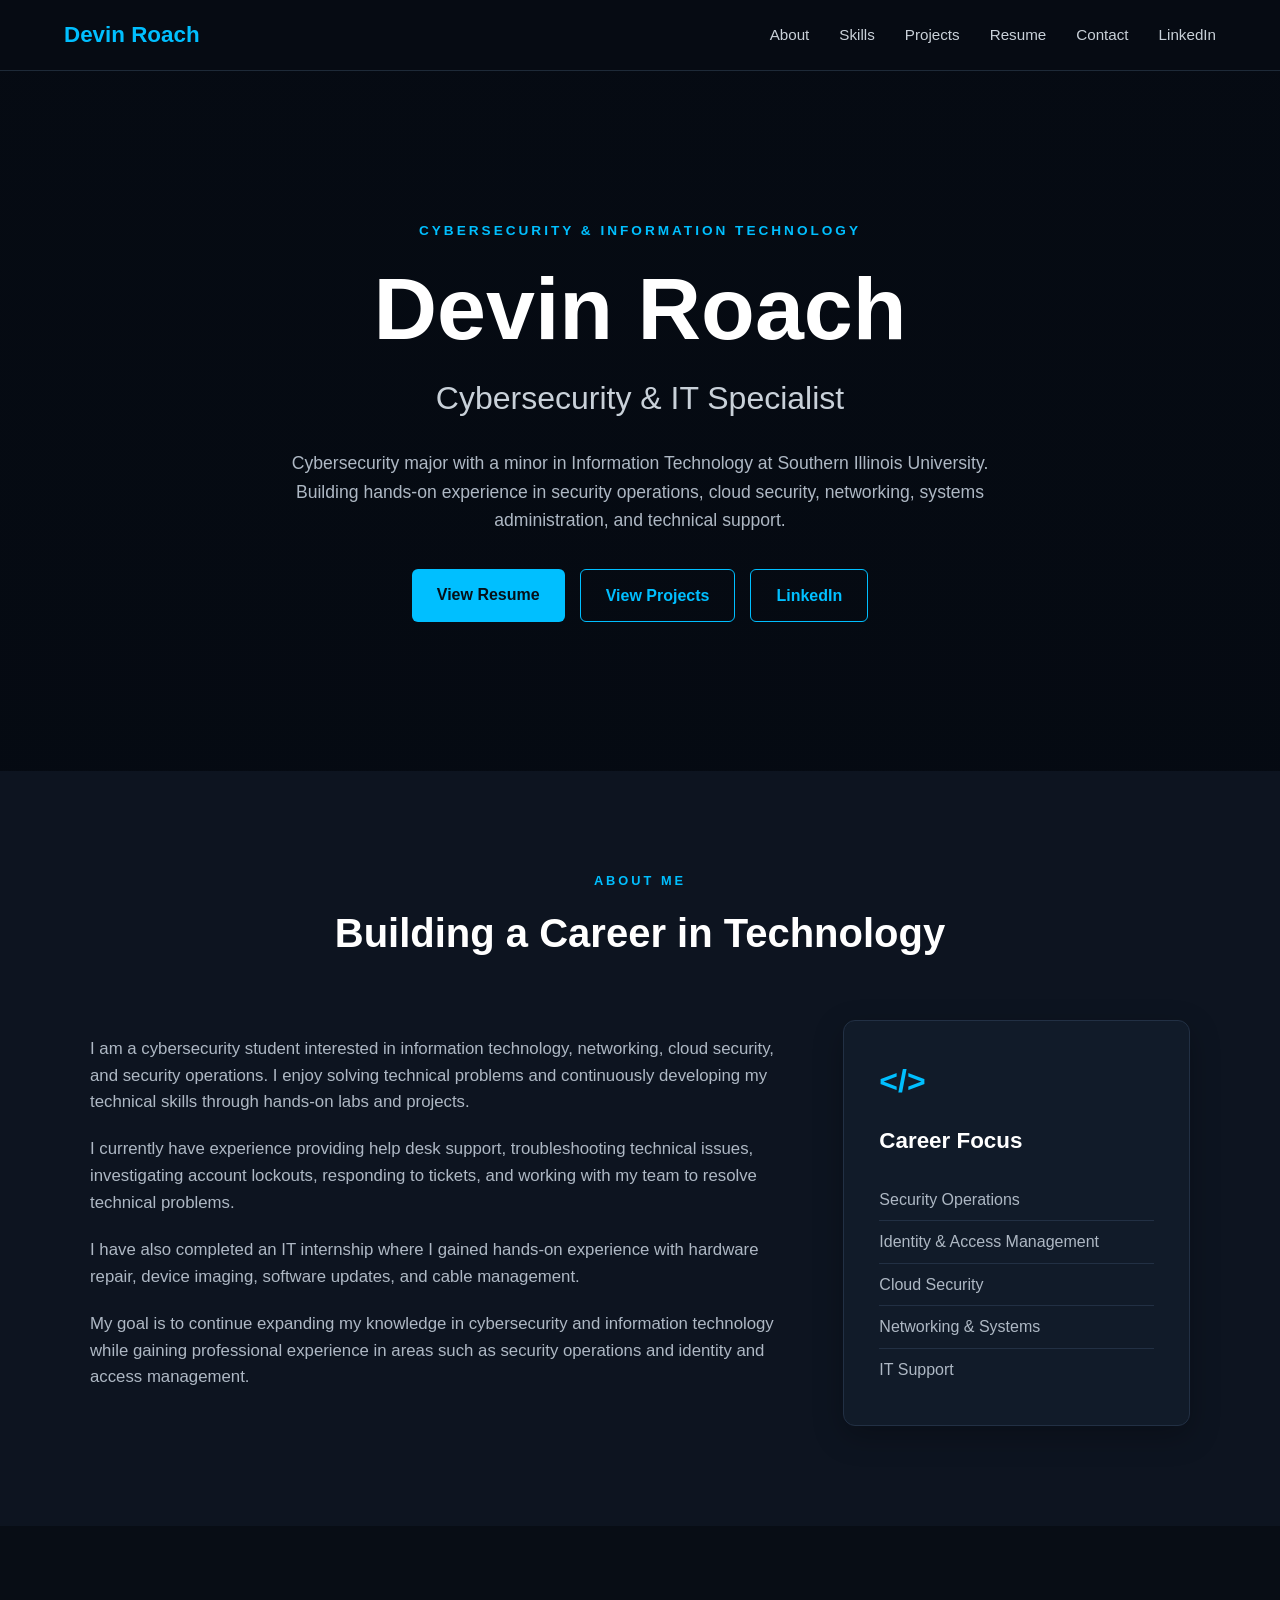
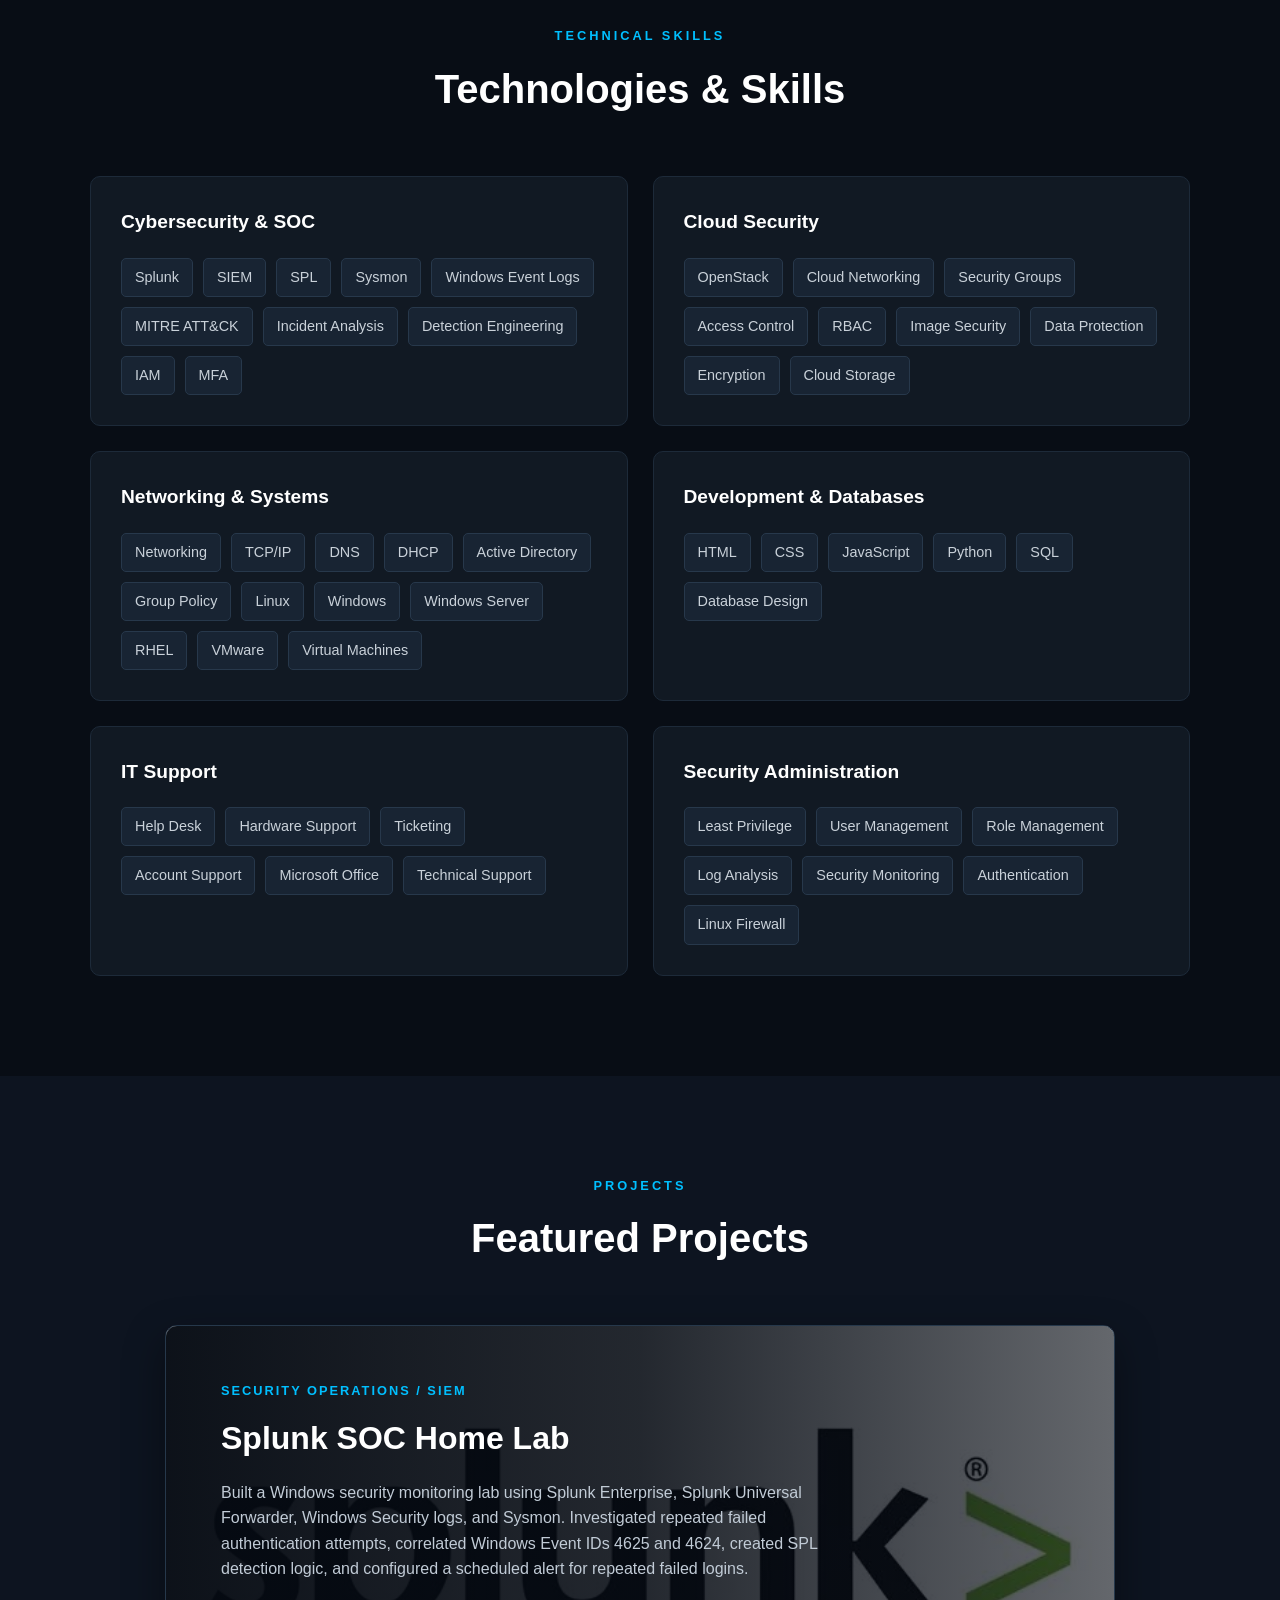
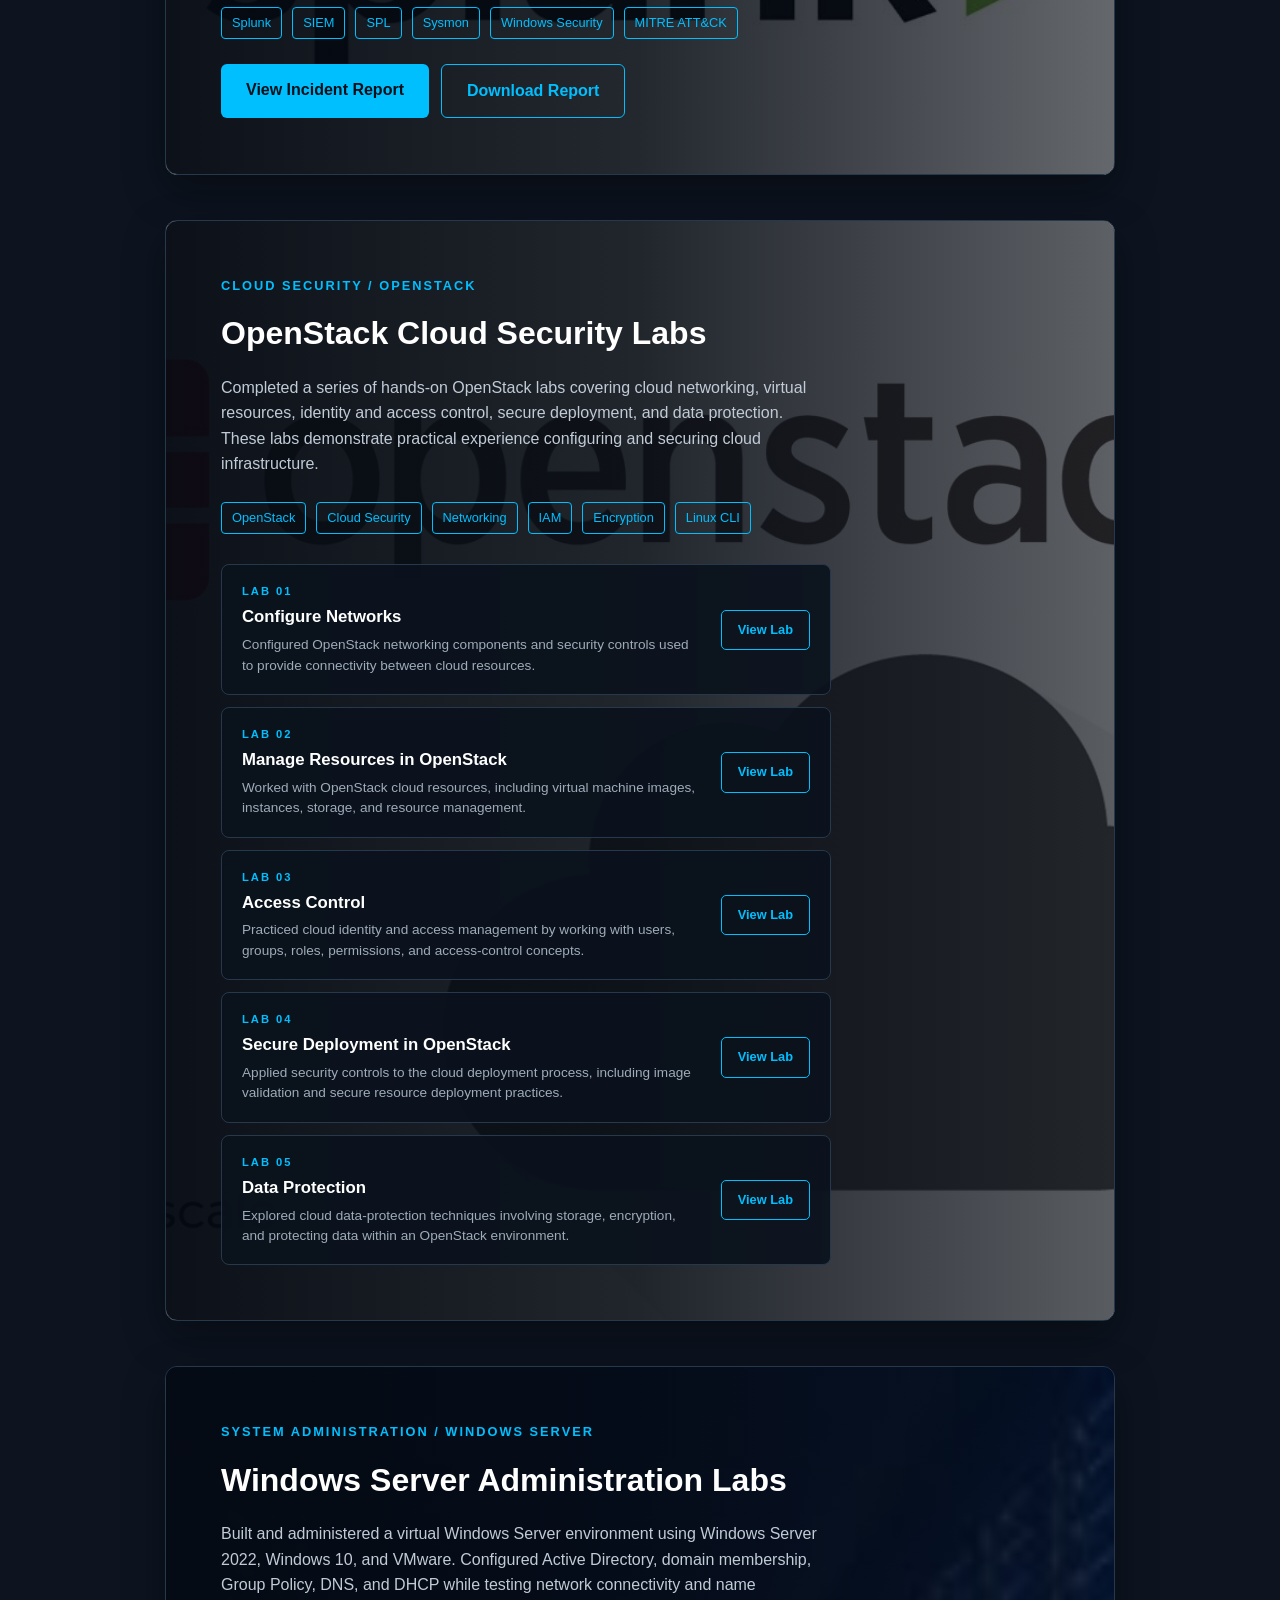
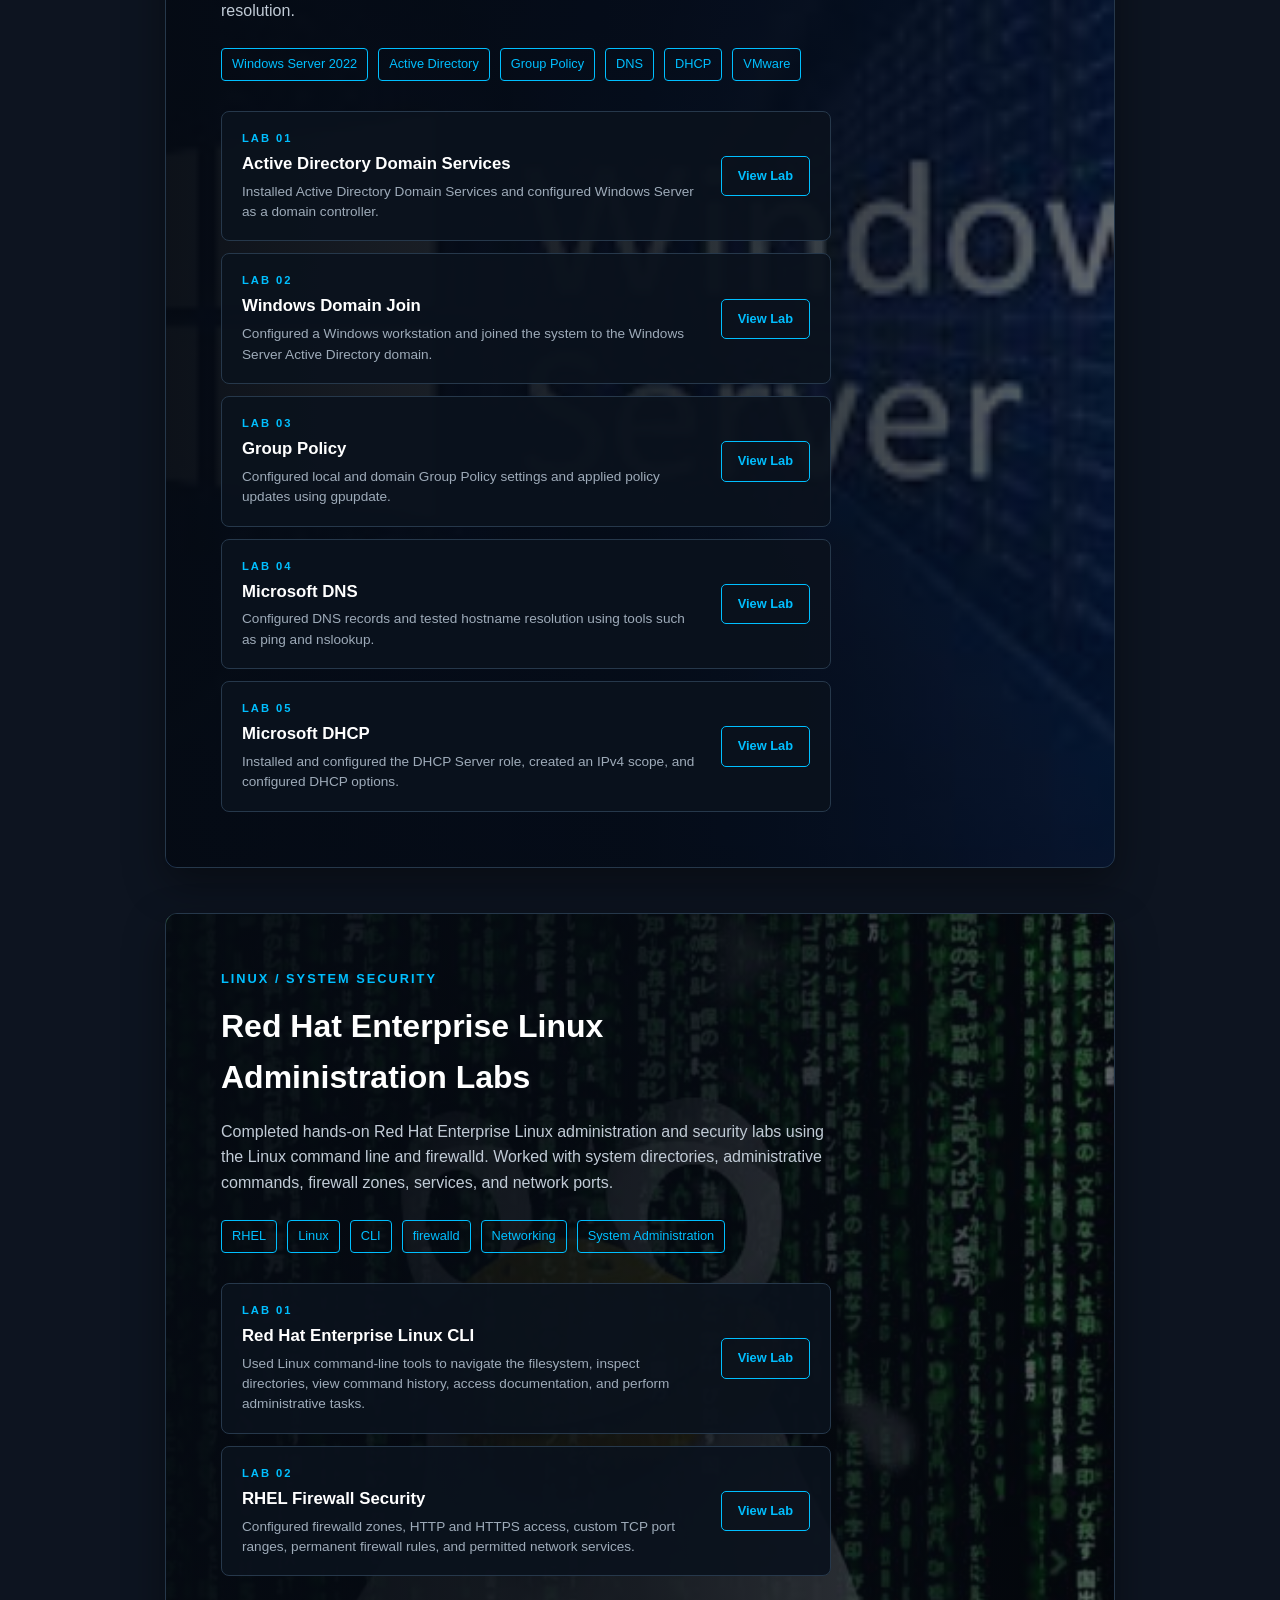
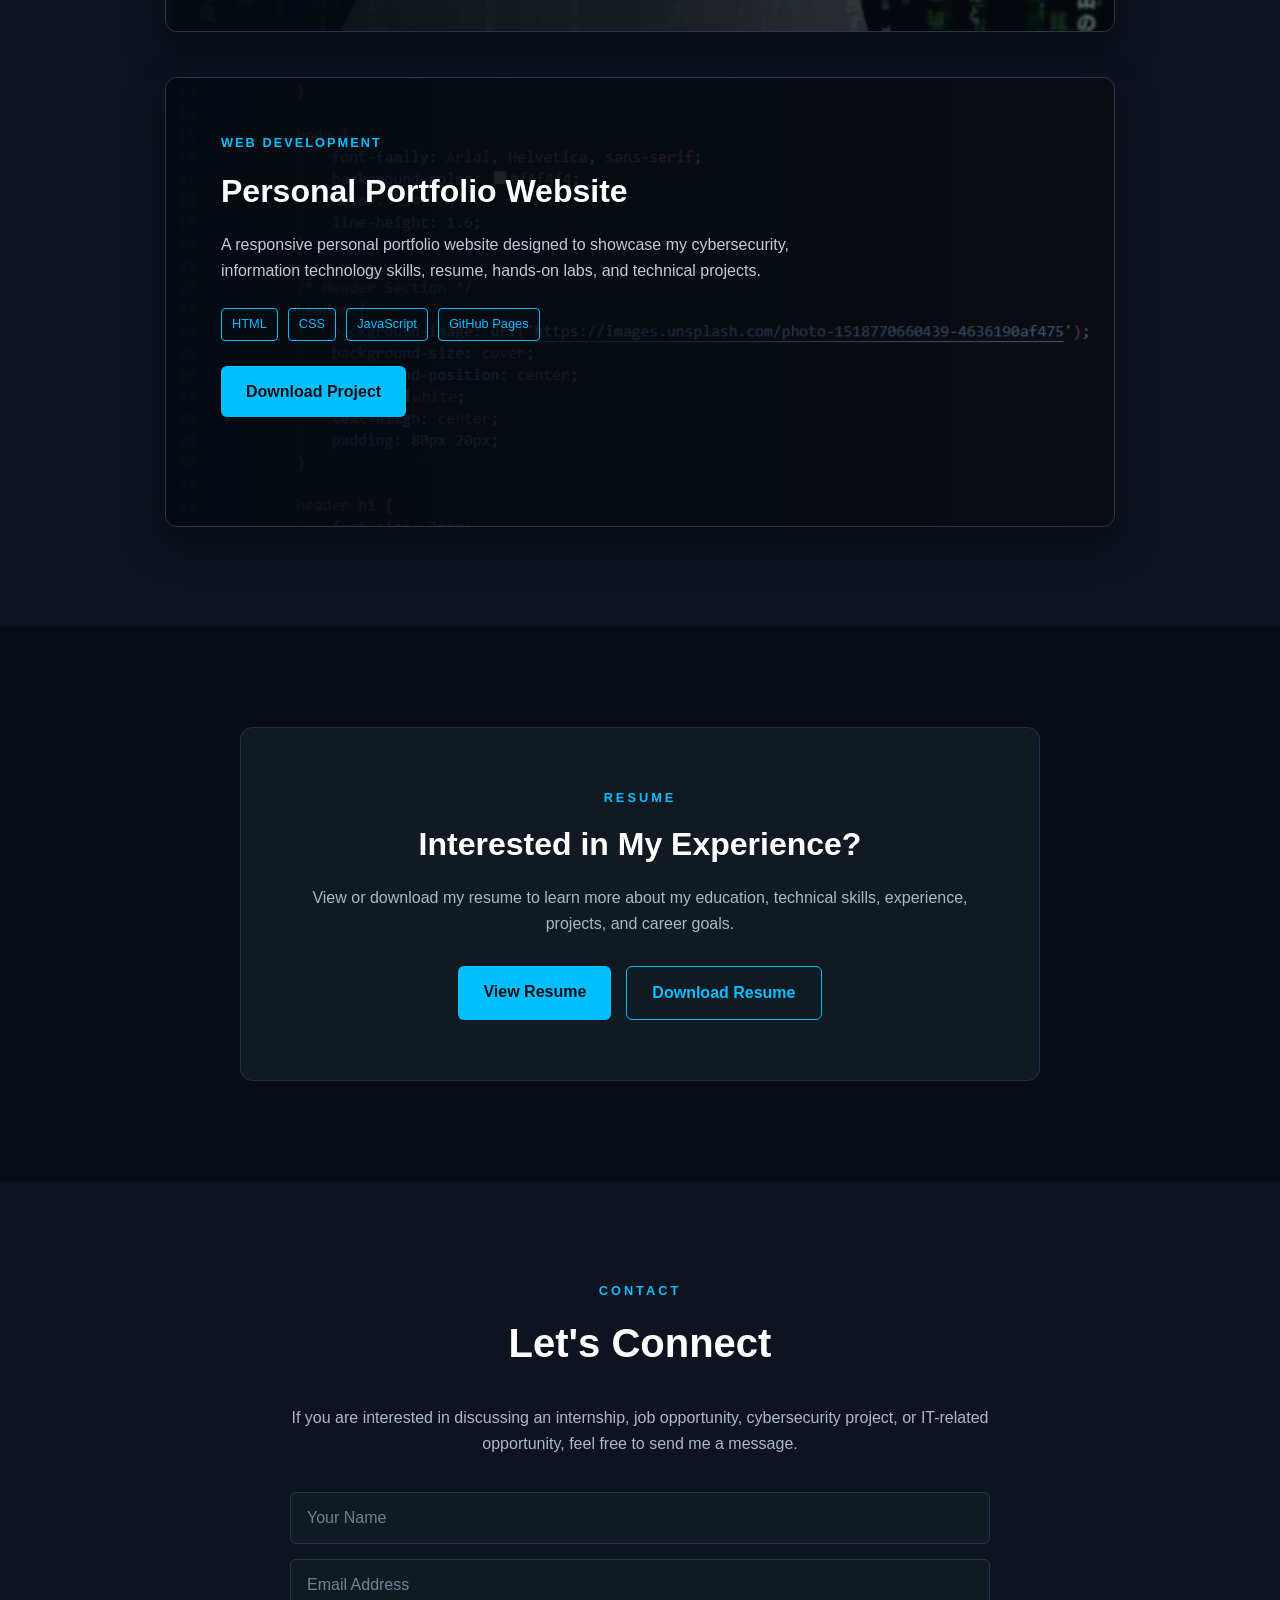
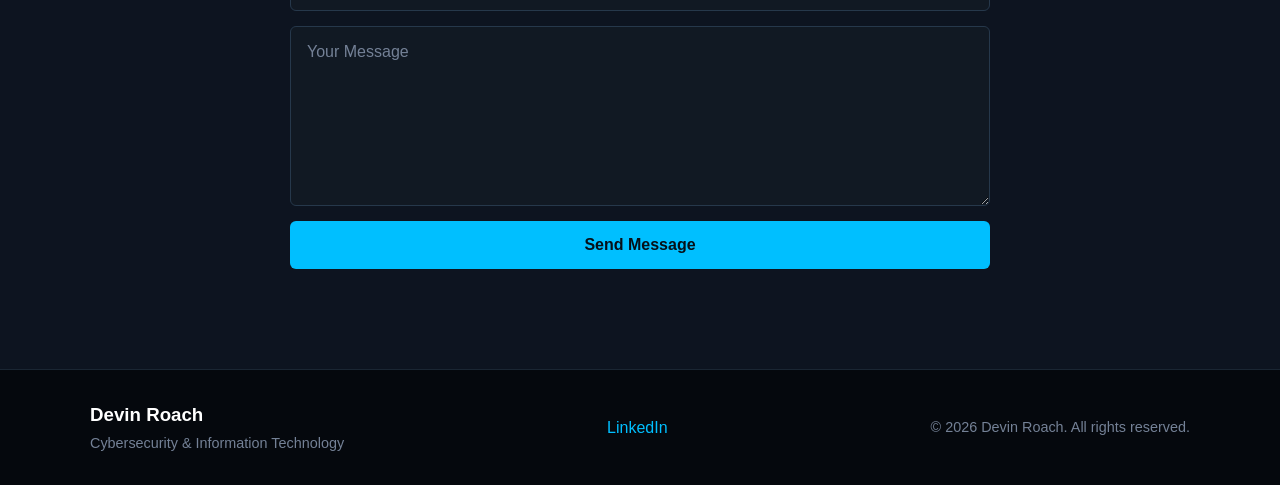
<file: index.html>
<!DOCTYPE html>
<html lang="en">

<head>
    <meta charset="UTF-8">
    <meta name="viewport" content="width=device-width, initial-scale=1.0">

    <title>Devin Roach | Cybersecurity & IT Portfolio</title>

    <meta
        name="description"
        content="Devin Roach's cybersecurity and information technology portfolio.">

    <link rel="stylesheet" href="style.css">

    <script>
        function displayYear() {
            document.getElementById("year").textContent =
                new Date().getFullYear();
        }
    </script>
</head>

<body onload="displayYear()">

    <!-- =========================
         NAVIGATION
    ========================== -->

    <nav class="navbar">
        <div class="nav-container">

            <a href="#home" class="logo">
                Devin Roach
            </a>

            <div class="nav-links">
                <a href="#about">About</a>
                <a href="#skills-section">Skills</a>
                <a href="#project-section">Projects</a>
                <a href="#resume">Resume</a>
                <a href="#contact">Contact</a>

                <a
                    href="https://www.linkedin.com/in/devin-roach-7a7ba5419/"
                    target="_blank"
                    rel="noopener noreferrer">
                    LinkedIn
                </a>
            </div>

        </div>
    </nav>


    <!-- =========================
         HERO
    ========================== -->

    <header id="home" class="hero">

        <div class="hero-overlay"></div>

        <div class="hero-content">

            <p class="hero-label">
                CYBERSECURITY & INFORMATION TECHNOLOGY
            </p>

            <h1>Devin Roach</h1>

            <h2>Cybersecurity & IT Specialist</h2>

            <p class="hero-description">
                Cybersecurity major with a minor in Information Technology
                at Southern Illinois University. Building hands-on experience
                in security operations, cloud security, networking, systems
                administration, and technical support.
            </p>

            <div class="hero-buttons">

                <a href="#resume" class="primary-button">
                    View Resume
                </a>

                <a href="#project-section" class="secondary-button">
                    View Projects
                </a>

                <a
                    href="https://www.linkedin.com/in/devin-roach-7a7ba5419/"
                    target="_blank"
                    rel="noopener noreferrer"
                    class="secondary-button">
                    LinkedIn
                </a>

            </div>

        </div>

    </header>


    <!-- =========================
         ABOUT
    ========================== -->

    <section id="about">

        <div class="container">

            <p class="section-label">
                ABOUT ME
            </p>

            <h2 class="section-title">
                Building a Career in Technology
            </h2>

            <div class="about-grid">

                <div class="about-text">

                    <p>
                        I am a cybersecurity student interested in
                        information technology, networking, cloud security,
                        and security operations. I enjoy solving technical
                        problems and continuously developing my technical
                        skills through hands-on labs and projects.
                    </p>

                    <p>
                        I currently have experience providing help desk
                        support, troubleshooting technical issues,
                        investigating account lockouts, responding to
                        tickets, and working with my team to resolve
                        technical problems.
                    </p>

                    <p>
                        I have also completed an IT internship where I gained
                        hands-on experience with hardware repair, device
                        imaging, software updates, and cable management.
                    </p>

                    <p>
                        My goal is to continue expanding my knowledge in
                        cybersecurity and information technology while
                        gaining professional experience in areas such as
                        security operations and identity and access
                        management.
                    </p>

                </div>


                <div class="about-card">

                    <div class="about-card-icon">
                        &lt;/&gt;
                    </div>

                    <h3>Career Focus</h3>

                    <p>Security Operations</p>
                    <p>Identity & Access Management</p>
                    <p>Cloud Security</p>
                    <p>Networking & Systems</p>
                    <p>IT Support</p>

                </div>

            </div>

        </div>

    </section>


    <!-- =========================
         SKILLS
    ========================== -->

    <section id="skills-section">

        <div class="container">

            <p class="section-label">
                TECHNICAL SKILLS
            </p>

            <h2 class="section-title">
                Technologies & Skills
            </h2>

            <div class="skills-grid">

                <!-- Cybersecurity -->

                <div class="skill-category">

                    <h3>Cybersecurity & SOC</h3>

                    <div class="skill-list">
                        <span>Splunk</span>
                        <span>SIEM</span>
                        <span>SPL</span>
                        <span>Sysmon</span>
                        <span>Windows Event Logs</span>
                        <span>MITRE ATT&CK</span>
                        <span>Incident Analysis</span>
                        <span>Detection Engineering</span>
                        <span>IAM</span>
                        <span>MFA</span>
                    </div>

                </div>


                <!-- Cloud -->

                <div class="skill-category">

                    <h3>Cloud Security</h3>

                    <div class="skill-list">
                        <span>OpenStack</span>
                        <span>Cloud Networking</span>
                        <span>Security Groups</span>
                        <span>Access Control</span>
                        <span>RBAC</span>
                        <span>Image Security</span>
                        <span>Data Protection</span>
                        <span>Encryption</span>
                        <span>Cloud Storage</span>
                    </div>

                </div>


                <!-- Networking -->

                <div class="skill-category">

                    <h3>Networking & Systems</h3>

                    <div class="skill-list">
                        <span>Networking</span>
                        <span>TCP/IP</span>
                        <span>DNS</span>
                        <span>DHCP</span>
                        <span>Active Directory</span>
                        <span>Group Policy</span>
                        <span>Linux</span>
                        <span>Windows</span>
                        <span>Windows Server</span>
                        <span>RHEL</span>
                        <span>VMware</span>
                        <span>Virtual Machines</span>
                    </div>

                </div>


                <!-- Development -->

                <div class="skill-category">

                    <h3>Development & Databases</h3>

                    <div class="skill-list">
                        <span>HTML</span>
                        <span>CSS</span>
                        <span>JavaScript</span>
                        <span>Python</span>
                        <span>SQL</span>
                        <span>Database Design</span>
                    </div>

                </div>


                <!-- IT Support -->

                <div class="skill-category">

                    <h3>IT Support</h3>

                    <div class="skill-list">
                        <span>Help Desk</span>
                        <span>Hardware Support</span>
                        <span>Ticketing</span>
                        <span>Account Support</span>
                        <span>Microsoft Office</span>
                        <span>Technical Support</span>
                    </div>

                </div>


                <!-- Security Administration -->

                <div class="skill-category">

                    <h3>Security Administration</h3>

                    <div class="skill-list">
                        <span>Least Privilege</span>
                        <span>User Management</span>
                        <span>Role Management</span>
                        <span>Log Analysis</span>
                        <span>Security Monitoring</span>
                        <span>Authentication</span>
                        <span>Linux Firewall</span>
                    </div>

                </div>

            </div>

        </div>

    </section>


    <!-- =========================
         PROJECTS
    ========================== -->

    <section id="project-section">

        <div class="container">

            <p class="section-label">
                PROJECTS
            </p>

            <h2 class="section-title">
                Featured Projects
            </h2>

            <div id="projects">


                <!-- =========================
                     SPLUNK SOC PROJECT
                ========================== -->

                <div class="project soc-project">

                    <div class="project-overlay"></div>

                    <div class="project-content">

                        <p class="project-label">
                            SECURITY OPERATIONS / SIEM
                        </p>

                        <h3>Splunk SOC Home Lab</h3>

                        <p>
                            Built a Windows security monitoring lab using
                            Splunk Enterprise, Splunk Universal Forwarder,
                            Windows Security logs, and Sysmon. Investigated
                            repeated failed authentication attempts,
                            correlated Windows Event IDs 4625 and 4624,
                            created SPL detection logic, and configured a
                            scheduled alert for repeated failed logins.
                        </p>

                        <div class="project-tags">
                            <span>Splunk</span>
                            <span>SIEM</span>
                            <span>SPL</span>
                            <span>Sysmon</span>
                            <span>Windows Security</span>
                            <span>MITRE ATT&CK</span>
                        </div>

                        <div class="project-buttons">

                            <a
                                href="Projects/SOC-01_Splunk_Failed_Login_Incident_Report.pdf"
                                target="_blank"
                                rel="noopener noreferrer"
                                class="primary-button">
                                View Incident Report
                            </a>

                            <a
                                href="Projects/SOC-01_Splunk_Failed_Login_Incident_Report.pdf"
                                download
                                class="secondary-button">
                                Download Report
                            </a>

                        </div>

                    </div>

                </div>


                <!-- =========================
                     OPENSTACK LABS
                ========================== -->

                <div class="project cloud-project">

                    <div class="project-overlay"></div>

                    <div class="project-content">

                        <p class="project-label">
                            CLOUD SECURITY / OPENSTACK
                        </p>

                        <h3>OpenStack Cloud Security Labs</h3>

                        <p>
                            Completed a series of hands-on OpenStack labs
                            covering cloud networking, virtual resources,
                            identity and access control, secure deployment,
                            and data protection. These labs demonstrate
                            practical experience configuring and securing
                            cloud infrastructure.
                        </p>

                        <div class="project-tags">
                            <span>OpenStack</span>
                            <span>Cloud Security</span>
                            <span>Networking</span>
                            <span>IAM</span>
                            <span>Encryption</span>
                            <span>Linux CLI</span>
                        </div>


                        <div class="lab-list">

                            <div class="lab-item">
                                <div class="lab-info">
                                    <span class="lab-number">LAB 01</span>
                                    <h4>Configure Networks</h4>
                                    <p>
                                        Configured OpenStack networking
                                        components and security controls used
                                        to provide connectivity between cloud
                                        resources.
                                    </p>
                                </div>

                                <a
                                    href="Projects/Cloud-Security-Labs/Configure Networks - Devin Roach.pdf"
                                    target="_blank"
                                    rel="noopener noreferrer"
                                    class="lab-button">
                                    View Lab
                                </a>
                            </div>


                            <div class="lab-item">
                                <div class="lab-info">
                                    <span class="lab-number">LAB 02</span>
                                    <h4>Manage Resources in OpenStack</h4>
                                    <p>
                                        Worked with OpenStack cloud resources,
                                        including virtual machine images,
                                        instances, storage, and resource
                                        management.
                                    </p>
                                </div>

                                <a
                                    href="Projects/Cloud-Security-Labs/Manage Resources in OpenStack - Devin Roach.pdf"
                                    target="_blank"
                                    rel="noopener noreferrer"
                                    class="lab-button">
                                    View Lab
                                </a>
                            </div>


                            <div class="lab-item">
                                <div class="lab-info">
                                    <span class="lab-number">LAB 03</span>
                                    <h4>Access Control</h4>
                                    <p>
                                        Practiced cloud identity and access
                                        management by working with users,
                                        groups, roles, permissions, and
                                        access-control concepts.
                                    </p>
                                </div>

                                <a
                                    href="Projects/Cloud-Security-Labs/Access Control - Devin Roach.pdf"
                                    target="_blank"
                                    rel="noopener noreferrer"
                                    class="lab-button">
                                    View Lab
                                </a>
                            </div>


                            <div class="lab-item">
                                <div class="lab-info">
                                    <span class="lab-number">LAB 04</span>
                                    <h4>Secure Deployment in OpenStack</h4>
                                    <p>
                                        Applied security controls to the
                                        cloud deployment process, including
                                        image validation and secure resource
                                        deployment practices.
                                    </p>
                                </div>

                                <a
                                    href="Projects/Cloud-Security-Labs/Secure Deployment in OpenStack - Devin Roach.pdf"
                                    target="_blank"
                                    rel="noopener noreferrer"
                                    class="lab-button">
                                    View Lab
                                </a>
                            </div>


                            <div class="lab-item">
                                <div class="lab-info">
                                    <span class="lab-number">LAB 05</span>
                                    <h4>Data Protection</h4>
                                    <p>
                                        Explored cloud data-protection
                                        techniques involving storage,
                                        encryption, and protecting data
                                        within an OpenStack environment.
                                    </p>
                                </div>

                                <a
                                    href="Projects/Cloud-Security-Labs/Data Protection - Devin Roach.pdf"
                                    target="_blank"
                                    rel="noopener noreferrer"
                                    class="lab-button">
                                    View Lab
                                </a>
                            </div>

                        </div>

                    </div>

                </div>


                <!-- =========================
                     WINDOWS SERVER LABS
                ========================== -->

                <div class="project windows-project">

                    <div class="project-overlay"></div>

                    <div class="project-content">

                        <p class="project-label">
                            SYSTEM ADMINISTRATION / WINDOWS SERVER
                        </p>

                        <h3>Windows Server Administration Labs</h3>

                        <p>
                            Built and administered a virtual Windows Server
                            environment using Windows Server 2022, Windows 10,
                            and VMware. Configured Active Directory, domain
                            membership, Group Policy, DNS, and DHCP while
                            testing network connectivity and name resolution.
                        </p>

                        <div class="project-tags">
                            <span>Windows Server 2022</span>
                            <span>Active Directory</span>
                            <span>Group Policy</span>
                            <span>DNS</span>
                            <span>DHCP</span>
                            <span>VMware</span>
                        </div>


                        <div class="lab-list">

                            <!-- Windows Lab 01 -->

                            <div class="lab-item">

                                <div class="lab-info">
                                    <span class="lab-number">
                                        LAB 01
                                    </span>

                                    <h4>
                                        Active Directory Domain Services
                                    </h4>

                                    <p>
                                        Installed Active Directory Domain
                                        Services and configured Windows Server
                                        as a domain controller.
                                    </p>
                                </div>

                                <a
                                    href="Projects/Windows-Server-Labs/Active-Directory-Lab.pdf"
                                    target="_blank"
                                    rel="noopener noreferrer"
                                    class="lab-button">
                                    View Lab
                                </a>

                            </div>


                            <!-- Windows Lab 02 -->

                            <div class="lab-item">

                                <div class="lab-info">
                                    <span class="lab-number">
                                        LAB 02
                                    </span>

                                    <h4>
                                        Windows Domain Join
                                    </h4>

                                    <p>
                                        Configured a Windows workstation and
                                        joined the system to the Windows
                                        Server Active Directory domain.
                                    </p>
                                </div>

                                <a
                                    href="Projects/Windows-Server-Labs/Domain-Join-Lab.pdf"
                                    target="_blank"
                                    rel="noopener noreferrer"
                                    class="lab-button">
                                    View Lab
                                </a>

                            </div>


                            <!-- Windows Lab 03 -->

                            <div class="lab-item">

                                <div class="lab-info">
                                    <span class="lab-number">
                                        LAB 03
                                    </span>

                                    <h4>
                                        Group Policy
                                    </h4>

                                    <p>
                                        Configured local and domain Group
                                        Policy settings and applied policy
                                        updates using gpupdate.
                                    </p>
                                </div>

                                <a
                                    href="Projects/Windows-Server-Labs/Group-Policy-Lab.pdf"
                                    target="_blank"
                                    rel="noopener noreferrer"
                                    class="lab-button">
                                    View Lab
                                </a>

                            </div>


                            <!-- Windows Lab 04 -->

                            <div class="lab-item">

                                <div class="lab-info">
                                    <span class="lab-number">
                                        LAB 04
                                    </span>

                                    <h4>
                                        Microsoft DNS
                                    </h4>

                                    <p>
                                        Configured DNS records and tested
                                        hostname resolution using tools such
                                        as ping and nslookup.
                                    </p>
                                </div>

                                <a
                                    href="Projects/Windows-Server-Labs/Microsoft-DNS-Lab.pdf"
                                    target="_blank"
                                    rel="noopener noreferrer"
                                    class="lab-button">
                                    View Lab
                                </a>

                            </div>


                            <!-- Windows Lab 05 -->

                            <div class="lab-item">

                                <div class="lab-info">
                                    <span class="lab-number">
                                        LAB 05
                                    </span>

                                    <h4>
                                        Microsoft DHCP
                                    </h4>

                                    <p>
                                        Installed and configured the DHCP
                                        Server role, created an IPv4 scope,
                                        and configured DHCP options.
                                    </p>
                                </div>

                                <a
                                    href="Projects/Windows-Server-Labs/Microsoft-DHCP-Lab.pdf"
                                    target="_blank"
                                    rel="noopener noreferrer"
                                    class="lab-button">
                                    View Lab
                                </a>

                            </div>

                        </div>

                    </div>

                </div>


                <!-- =========================
                     RED HAT LINUX LABS
                ========================== -->

                <div class="project linux-project">

                    <div class="project-overlay"></div>

                    <div class="project-content">

                        <p class="project-label">
                            LINUX / SYSTEM SECURITY
                        </p>

                        <h3>
                            Red Hat Enterprise Linux Administration Labs
                        </h3>

                        <p>
                            Completed hands-on Red Hat Enterprise Linux
                            administration and security labs using the Linux
                            command line and firewalld. Worked with system
                            directories, administrative commands, firewall
                            zones, services, and network ports.
                        </p>

                        <div class="project-tags">
                            <span>RHEL</span>
                            <span>Linux</span>
                            <span>CLI</span>
                            <span>firewalld</span>
                            <span>Networking</span>
                            <span>System Administration</span>
                        </div>


                        <div class="lab-list">

                            <!-- Linux Lab 01 -->

                            <div class="lab-item">

                                <div class="lab-info">

                                    <span class="lab-number">
                                        LAB 01
                                    </span>

                                    <h4>
                                        Red Hat Enterprise Linux CLI
                                    </h4>

                                    <p>
                                        Used Linux command-line tools to
                                        navigate the filesystem, inspect
                                        directories, view command history,
                                        access documentation, and perform
                                        administrative tasks.
                                    </p>

                                </div>

                                <a
                                    href="Projects/Linux-Labs/RHEL-CLI-Lab.pdf"
                                    target="_blank"
                                    rel="noopener noreferrer"
                                    class="lab-button">
                                    View Lab
                                </a>

                            </div>


                            <!-- Linux Lab 02 -->

                            <div class="lab-item">

                                <div class="lab-info">

                                    <span class="lab-number">
                                        LAB 02
                                    </span>

                                    <h4>
                                        RHEL Firewall Security
                                    </h4>

                                    <p>
                                        Configured firewalld zones, HTTP and
                                        HTTPS access, custom TCP port ranges,
                                        permanent firewall rules, and
                                        permitted network services.
                                    </p>

                                </div>

                                <a
                                    href="Projects/Linux-Labs/RHEL-Security-Lab.pdf"
                                    target="_blank"
                                    rel="noopener noreferrer"
                                    class="lab-button">
                                    View Lab
                                </a>

                            </div>

                        </div>

                    </div>

                </div>


                <!-- =========================
                     PORTFOLIO WEBSITE
                ========================== -->

                <div class="project portfolio-project">

                    <div class="project-overlay"></div>

                    <div class="project-content">

                        <p class="project-label">
                            WEB DEVELOPMENT
                        </p>

                        <h3>
                            Personal Portfolio Website
                        </h3>

                        <p>
                            A responsive personal portfolio website
                            designed to showcase my cybersecurity,
                            information technology skills, resume,
                            hands-on labs, and technical projects.
                        </p>

                        <div class="project-tags">
                            <span>HTML</span>
                            <span>CSS</span>
                            <span>JavaScript</span>
                            <span>GitHub Pages</span>
                        </div>

                        <div class="project-buttons">

                            <a
                                href="Projects/Portfolio.zip"
                                download
                                class="primary-button">
                                Download Project
                            </a>

                        </div>

                    </div>

                </div>


            </div>

        </div>

    </section>


    <!-- =========================
         RESUME
    ========================== -->

    <section id="resume">

        <div class="container">

            <div class="resume-card">

                <p class="section-label">
                    RESUME
                </p>

                <h2>
                    Interested in My Experience?
                </h2>

                <p>
                    View or download my resume to learn more about
                    my education, technical skills, experience,
                    projects, and career goals.
                </p>

                <div class="resume-buttons">

                    <a
                        href="Resume.png"
                        target="_blank"
                        class="primary-button">
                        View Resume
                    </a>

                    <a
                        href="Resume.pdf"
                        download
                        class="secondary-button">
                        Download Resume
                    </a>

                </div>

            </div>

        </div>

    </section>


    <!-- =========================
         CONTACT
    ========================== -->

    <section id="contact">

        <div class="container">

            <p class="section-label">
                CONTACT
            </p>

            <h2 class="section-title">
                Let's Connect
            </h2>

            <p class="contact-description">
                If you are interested in discussing an internship,
                job opportunity, cybersecurity project, or
                IT-related opportunity, feel free to send me a message.
            </p>

            <form
                class="contact-form"
                action="https://formspree.io/f/xgaepdkg"
                method="POST">

                <input
                    type="text"
                    name="name"
                    placeholder="Your Name"
                    required>

                <input
                    type="email"
                    name="email"
                    placeholder="Email Address"
                    required>

                <textarea
                    name="message"
                    placeholder="Your Message"
                    required></textarea>

                <button type="submit">
                    Send Message
                </button>

            </form>

        </div>

    </section>


    <!-- =========================
         FOOTER
    ========================== -->

    <footer>

        <div class="footer-content">

            <div>
                <h3>Devin Roach</h3>

                <p>
                    Cybersecurity & Information Technology
                </p>
            </div>


            <div class="footer-links">

                <a
                    href="https://www.linkedin.com/in/devin-roach-7a7ba5419/"
                    target="_blank"
                    rel="noopener noreferrer">
                    LinkedIn
                </a>

            </div>


            <p class="copyright">
                &copy; <span id="year"></span>
                Devin Roach. All rights reserved.
            </p>

        </div>

    </footer>

</body>
</html>
</file>
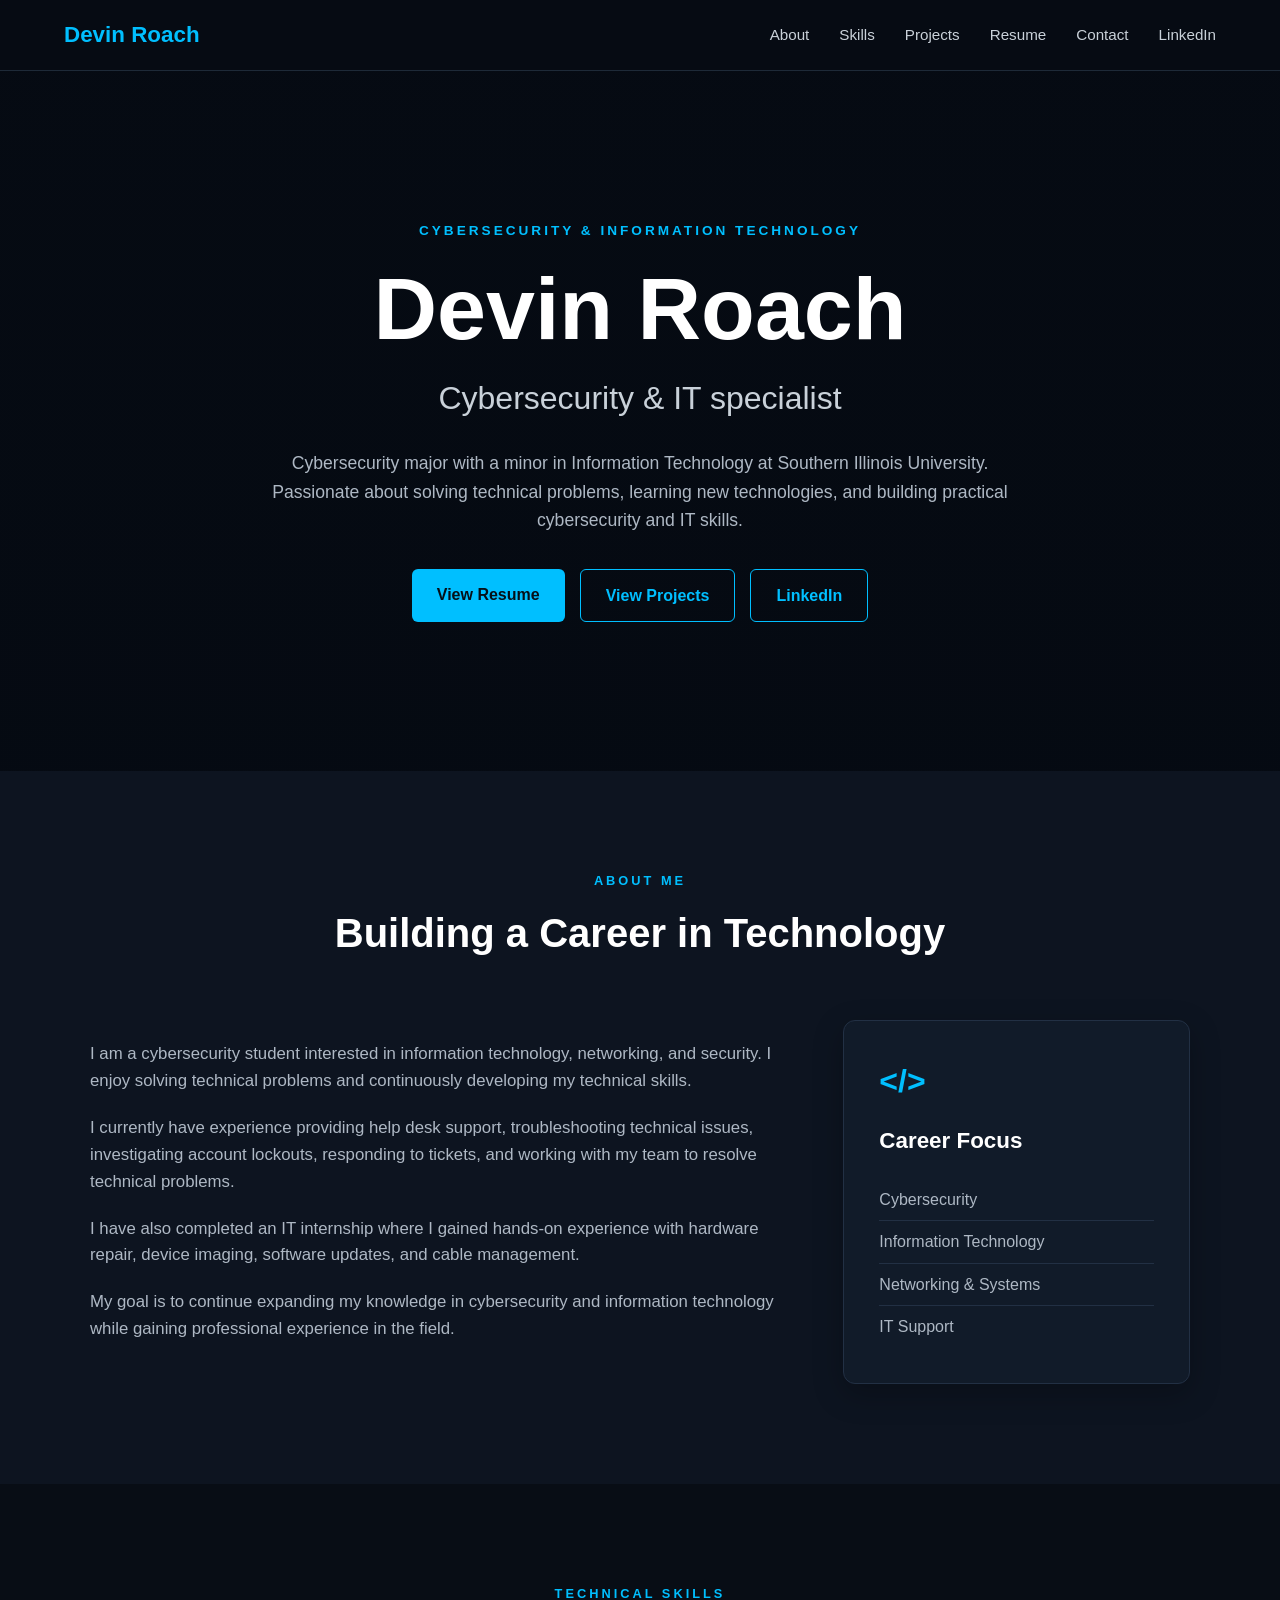
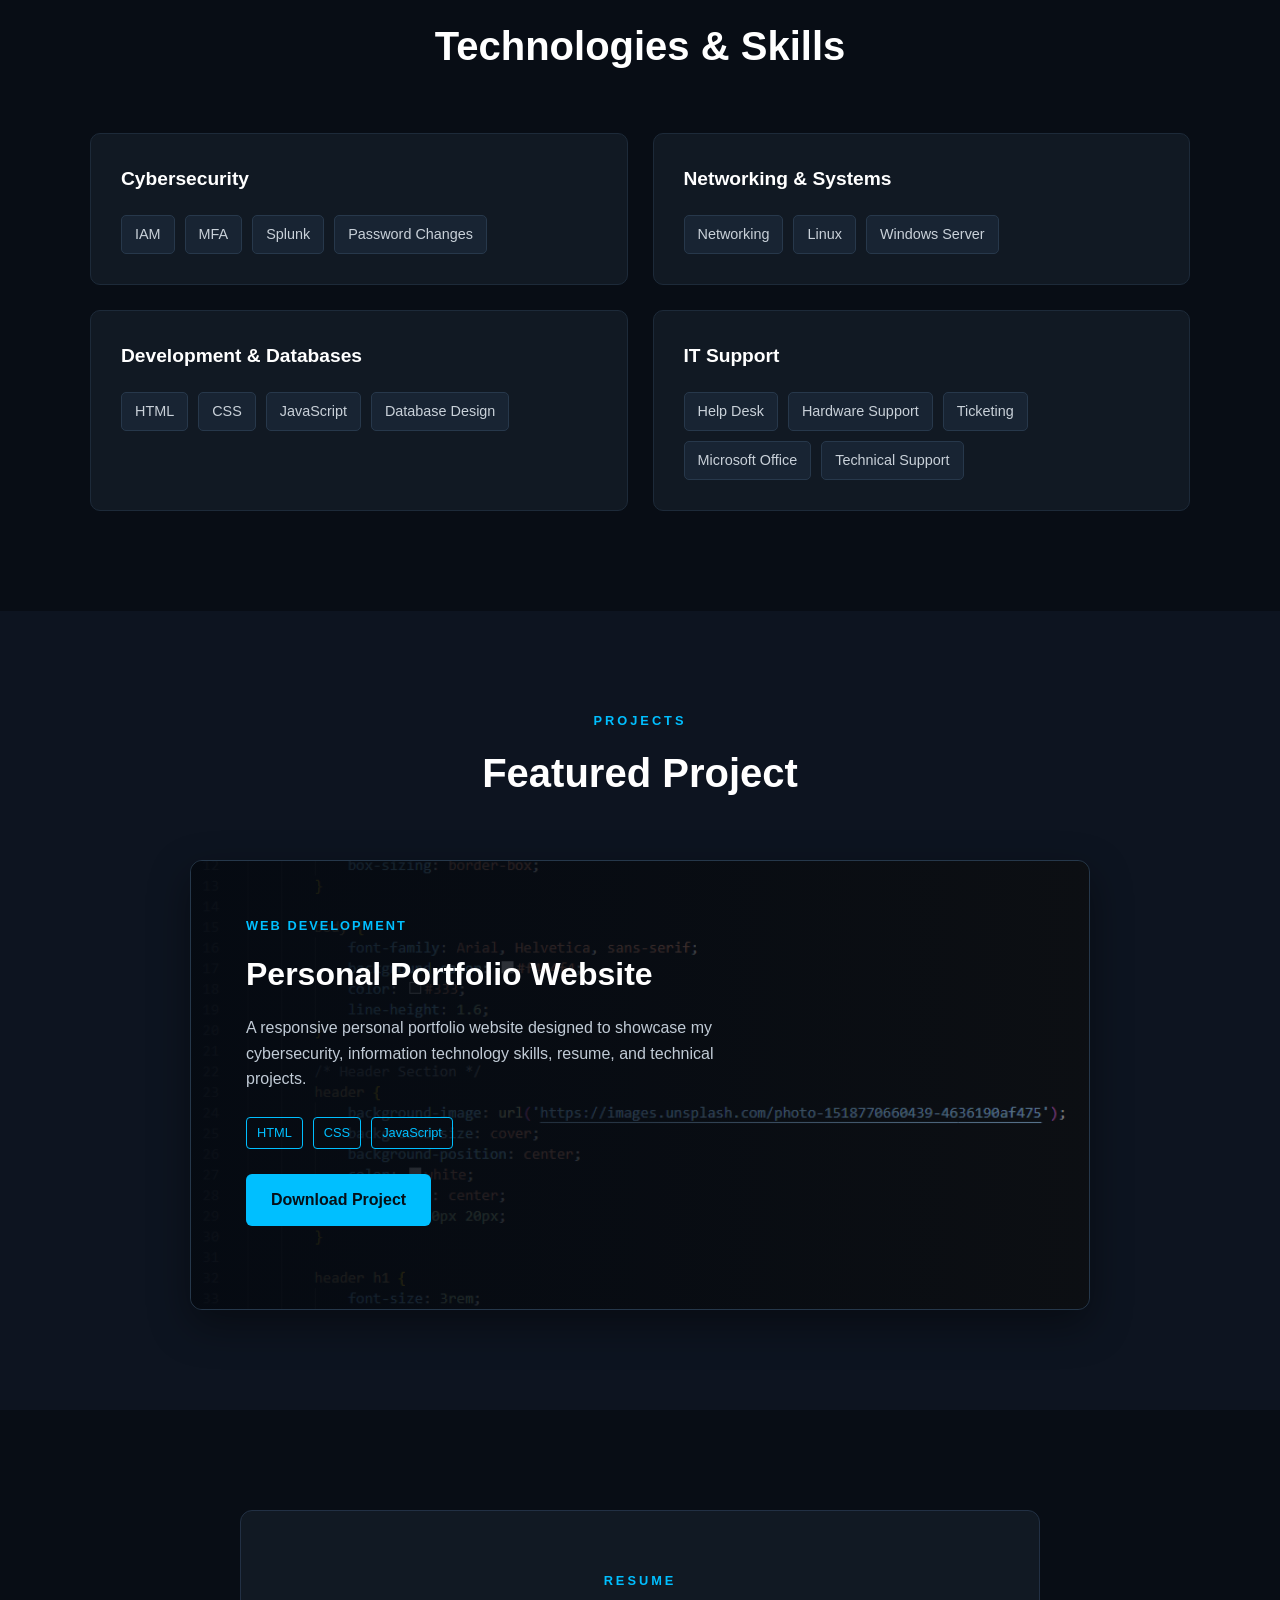
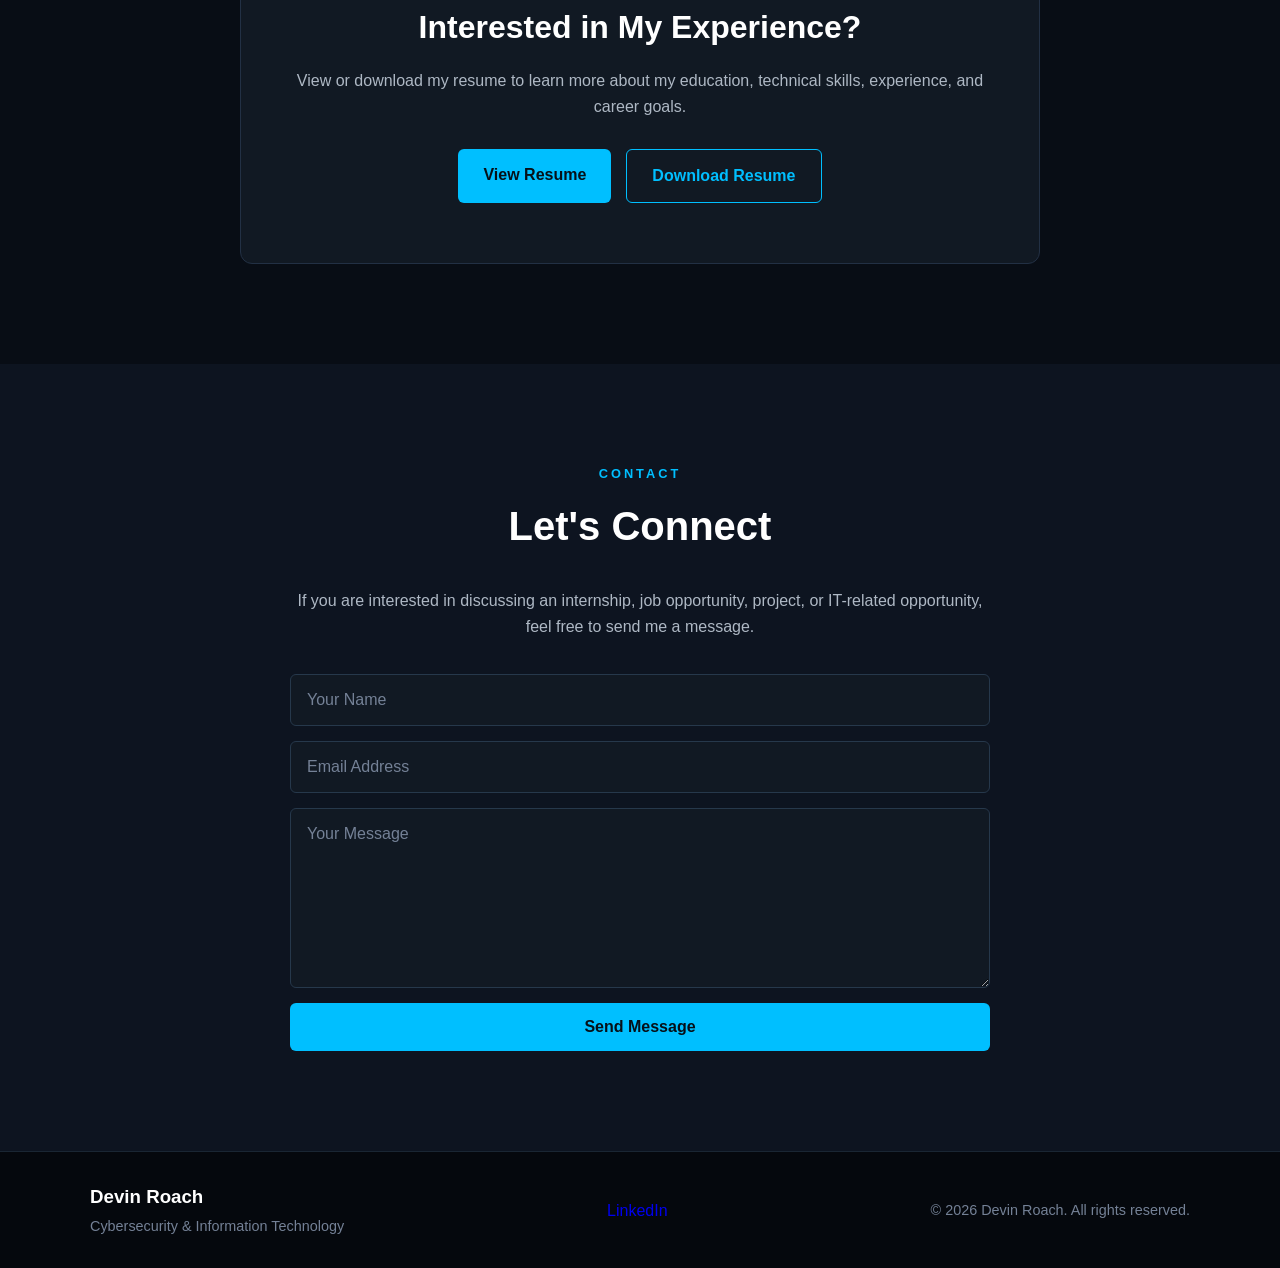
<file: Portfolio/index.html>
<!DOCTYPE html>
<html lang="en">

<head>
    <meta charset="UTF-8">
    <meta name="viewport" content="width=device-width, initial-scale=1.0">

    <title>Devin Roach | Cybersecurity & IT Portfolio</title>

    <meta
        name="description"
        content="Devin Roach's cybersecurity and information technology portfolio."
    >

    <link rel="stylesheet" href="style.css">

    <script>
        function displayYear() {
            document.getElementById("year").textContent =
                new Date().getFullYear();
        }
    </script>
</head>

<body onload="displayYear()">

    <!-- =========================
         NAVIGATION
    ========================== -->

    <nav class="navbar">

        <div class="nav-container">

            <a href="#home" class="logo">
                Devin Roach
            </a>

            <div class="nav-links">

                <a href="#about">About</a>

                <a href="#skills-section">Skills</a>

                <a href="#project-section">Projects</a>

                <a href="#resume">Resume</a>

                <a href="#contact">Contact</a>

                <a
                    href="https://www.linkedin.com/in/devin-roach-7a7ba5419/"
                    target="_blank"
                    rel="noopener noreferrer">
                    LinkedIn
                </a>

            </div>

        </div>

    </nav>


    <!-- =========================
         HERO
    ========================== -->

    <header id="home" class="hero">

        <div class="hero-overlay"></div>

        <div class="hero-content">

            <p class="hero-label">
                CYBERSECURITY & INFORMATION TECHNOLOGY
            </p>

            <h1>
                Devin Roach
            </h1>

            <h2>
                Cybersecurity & IT specialist
            </h2>

            <p class="hero-description">
                Cybersecurity major with a minor in Information Technology
                at Southern Illinois University. Passionate about solving
                technical problems, learning new technologies, and building
                practical cybersecurity and IT skills.
            </p>

            <div class="hero-buttons">

                <a
                    href="#resume"
                    class="primary-button">
                    View Resume
                </a>

                <a
                    href="#project-section"
                    class="secondary-button">
                    View Projects
                </a>

                <a
                    href="https://www.linkedin.com/in/devin-roach-7a7ba5419/"
                    target="_blank"
                    rel="noopener noreferrer"
                    class="secondary-button">
                    LinkedIn
                </a>

            </div>

        </div>

    </header>


    <!-- =========================
         ABOUT
    ========================== -->

    <section id="about">

        <div class="container">

            <p class="section-label">
                ABOUT ME
            </p>

            <h2 class="section-title">
                Building a Career in Technology
            </h2>

            <div class="about-grid">

                <div class="about-text">

                    <p>
                        I am a cybersecurity student interested in
                        information technology, networking, and security.
                        I enjoy solving technical problems and continuously
                        developing my technical skills.
                    </p>

                    <p>
                        I currently have experience providing help desk
                        support, troubleshooting technical issues,
                        investigating account lockouts, responding to
                        tickets, and working with my team to resolve
                        technical problems.
                    </p>

                    <p>
                        I have also completed an IT internship where I gained
                        hands-on experience with hardware repair, device
                        imaging, software updates, and cable management.
                    </p>

                    <p>
                        My goal is to continue expanding my knowledge in
                        cybersecurity and information technology while
                        gaining professional experience in the field.
                    </p>

                </div>


                <div class="about-card">

                    <div class="about-card-icon">
                        &lt;/&gt;
                    </div>

                    <h3>
                        Career Focus
                    </h3>

                    <p>
                        Cybersecurity
                    </p>

                    <p>
                        Information Technology
                    </p>

                    <p>
                        Networking & Systems
                    </p>

                    <p>
                        IT Support
                    </p>

                </div>

            </div>

        </div>

    </section>


    <!-- =========================
         SKILLS
    ========================== -->

    <section id="skills-section">

        <div class="container">

            <p class="section-label">
                TECHNICAL SKILLS
            </p>

            <h2 class="section-title">
                Technologies & Skills
            </h2>

            <div class="skills-grid">


                <!-- Cybersecurity -->

                <div class="skill-category">

                    <h3>
                        Cybersecurity
                    </h3>

                    <div class="skill-list">

                        <span>IAM</span>

                        <span>MFA</span>

                        <span>Splunk</span>

                        <span>Password Changes</span>

                    </div>

                </div>


                <!-- Networking -->

                <div class="skill-category">

                    <h3>
                        Networking & Systems
                    </h3>

                    <div class="skill-list">

                        <span>Networking</span>

                        <span>Linux</span>

                        <span>Windows Server</span>

                    </div>

                </div>


                <!-- Development -->

                <div class="skill-category">

                    <h3>
                        Development & Databases
                    </h3>

                    <div class="skill-list">

                        <span>HTML</span>

                        <span>CSS</span>

                        <span>JavaScript</span>

                        <span>Database Design</span>

                    </div>

                </div>


                <!-- IT Support -->

                <div class="skill-category">

                    <h3>
                        IT Support
                    </h3>

                    <div class="skill-list">

                        <span>Help Desk</span>

                        <span>Hardware Support</span>

                        <span>Ticketing</span>

                        <span>Microsoft Office</span>

                        <span>Technical Support</span>

                    </div>

                </div>

            </div>

        </div>

    </section>


    <!-- =========================
         PROJECTS
    ========================== -->

    <section id="project-section">

        <div class="container">

            <p class="section-label">
                PROJECTS
            </p>

            <h2 class="section-title">
                Featured Project
            </h2>

            <div id="projects">

                <div class="project">

                    <div class="project-overlay"></div>

                    <div class="project-content">

                        <p class="project-label">
                            WEB DEVELOPMENT
                        </p>

                        <h3>
                            Personal Portfolio Website
                        </h3>

                        <p>
                            A responsive personal portfolio website
                            designed to showcase my cybersecurity,
                            information technology skills, resume,
                            and technical projects.
                        </p>

                        <div class="project-tags">

                            <span>HTML</span>

                            <span>CSS</span>

                            <span>JavaScript</span>

                        </div>

                        <div class="project-buttons">

                            <a
                                href="Projects/Portfolio.zip"
                                download
                                class="primary-button">
                                Download Project
                            </a>

                        </div>

                    </div>

                </div>

            </div>

        </div>

    </section>


    <!-- =========================
         RESUME
    ========================== -->

    <section id="resume">

        <div class="container">

            <div class="resume-card">

                <p class="section-label">
                    RESUME
                </p>

                <h2>
                    Interested in My Experience?
                </h2>

                <p>
                    View or download my resume to learn more about
                    my education, technical skills, experience, and
                    career goals.
                </p>

                <div class="resume-buttons">

                    <a
                        href="Resume.png"
                        target="_blank"
                        class="primary-button">
                        View Resume
                    </a>

                    <a
                        href="Resume.docx"
                        download
                        class="secondary-button">
                        Download Resume
                    </a>

                </div>

            </div>

        </div>

    </section>


    <!-- =========================
         CONTACT
    ========================== -->

    <section id="contact">

        <div class="container">

            <p class="section-label">
                CONTACT
            </p>

            <h2 class="section-title">
                Let's Connect
            </h2>

            <p class="contact-description">
                If you are interested in discussing an internship,
                job opportunity, project, or IT-related opportunity,
                feel free to send me a message.
            </p>

            <form
                class="contact-form"
                action="https://formspree.io/f/xgaepdkg"
                method="POST">

                <input
                    type="text"
                    name="name"
                    placeholder="Your Name"
                    required>

                <input
                    type="email"
                    name="email"
                    placeholder="Email Address"
                    required>

                <textarea
                    name="message"
                    placeholder="Your Message"
                    required></textarea>

                <button type="submit">
                    Send Message
                </button>

            </form>

        </div>

    </section>


    <!-- =========================
         FOOTER
    ========================== -->

    <footer>

        <div class="footer-content">

            <div>

                <h3>
                    Devin Roach
                </h3>

                <p>
                    Cybersecurity & Information Technology
                </p>

            </div>


            <div class="footer-links">

                <a
                    href="https://www.linkedin.com/in/devin-roach-7a7ba5419/"
                    target="_blank"
                    rel="noopener noreferrer">
                    LinkedIn
                </a>

            </div>


            <p class="copyright">

                &copy; <span id="year"></span>
                Devin Roach. All rights reserved.

            </p>

        </div>

    </footer>

</body>

</html>
</file>
<file: style.css>
/* =========================
   GLOBAL
========================= */

* {
    margin: 0;
    padding: 0;
    box-sizing: border-box;
}

html {
    scroll-behavior: smooth;
}

body {
    font-family: Arial, Helvetica, sans-serif;
    background-color: #0a0f18;
    color: #e6edf3;
    line-height: 1.6;
}

a {
    text-decoration: none;
}

.container {
    width: 90%;
    max-width: 1100px;
    margin: auto;
}


/* =========================
   NAVIGATION
========================= */

.navbar {
    position: sticky;
    top: 0;
    z-index: 1000;
    background-color: rgba(7, 12, 20, 0.95);
    border-bottom: 1px solid #1e2a38;
    backdrop-filter: blur(10px);
}

.nav-container {
    width: 90%;
    max-width: 1200px;
    margin: auto;
    min-height: 70px;
    display: flex;
    justify-content: space-between;
    align-items: center;
}

.logo {
    color: #00bfff;
    font-size: 1.4rem;
    font-weight: bold;
}

.nav-links {
    display: flex;
    gap: 30px;
}

.nav-links a {
    color: #c9d1d9;
    font-size: 0.95rem;
    transition: 0.3s;
}

.nav-links a:hover {
    color: #00bfff;
}


/* =========================
   HERO
========================= */

.hero {
    min-height: 700px;
    display: flex;
    align-items: center;
    justify-content: center;
    text-align: center;
    position: relative;

    background-image:
        url("https://images.unsplash.com/photo-1518770660439-4636190af475");

    background-size: cover;
    background-position: center;
}

.hero-overlay {
    position: absolute;
    inset: 0;

    background:
        linear-gradient(
            rgba(5, 10, 18, 0.88),
            rgba(5, 10, 18, 0.96)
        );
}

.hero-content {
    position: relative;
    z-index: 1;
    width: 90%;
    max-width: 850px;
}

.hero-label {
    color: #00bfff;
    font-size: 0.85rem;
    font-weight: bold;
    letter-spacing: 3px;
    margin-bottom: 20px;
}

.hero h1 {
    font-size: clamp(3rem, 8vw, 5.5rem);
    line-height: 1.1;
    margin-bottom: 15px;
    color: white;
}

.hero h2 {
    font-size: clamp(1.3rem, 3vw, 2rem);
    color: #c9d1d9;
    font-weight: normal;
    margin-bottom: 25px;
}

.hero-description {
    max-width: 750px;
    margin: auto;
    color: #aeb8c4;
    font-size: 1.1rem;
}

.hero-buttons {
    display: flex;
    justify-content: center;
    gap: 15px;
    margin-top: 35px;
    flex-wrap: wrap;
}


/* =========================
   BUTTONS
========================= */

.primary-button,
.secondary-button {
    display: inline-block;
    padding: 13px 25px;
    border-radius: 6px;
    font-weight: bold;
    transition: all 0.3s ease;
}

.primary-button {
    background-color: #00bfff;
    color: #061018;
}

.primary-button:hover {
    background-color: #4dd5ff;
    transform: translateY(-3px);
    box-shadow: 0 8px 25px rgba(0, 191, 255, 0.25);
}

.secondary-button {
    border: 1px solid #00bfff;
    color: #00bfff;
    background-color: transparent;
}

.secondary-button:hover {
    background-color: #00bfff;
    color: #061018;
    transform: translateY(-3px);
}


/* =========================
   SECTIONS
========================= */

section {
    padding: 100px 20px;
}

.section-label {
    text-align: center;
    color: #00bfff;
    font-size: 0.8rem;
    font-weight: bold;
    letter-spacing: 3px;
    margin-bottom: 10px;
}

.section-title {
    text-align: center;
    font-size: 2.5rem;
    color: white;
    margin-bottom: 55px;
}


/* =========================
   ABOUT
========================= */

#about {
    background-color: #0d1420;
}

.about-grid {
    display: grid;
    grid-template-columns: 2fr 1fr;
    gap: 60px;
    align-items: center;
}

.about-text p {
    color: #aeb8c4;
    margin-bottom: 20px;
    font-size: 1.05rem;
}

.about-card {
    background-color: #111b29;
    border: 1px solid #223044;
    border-radius: 12px;
    padding: 35px;
    box-shadow: 0 10px 30px rgba(0, 0, 0, 0.25);
}

.about-card-icon {
    color: #00bfff;
    font-size: 2rem;
    font-weight: bold;
    margin-bottom: 15px;
}

.about-card h3 {
    color: white;
    margin-bottom: 20px;
    font-size: 1.4rem;
}

.about-card p {
    color: #aeb8c4;
    padding: 8px 0;
    border-bottom: 1px solid #223044;
}

.about-card p:last-child {
    border-bottom: none;
}


/* =========================
   SKILLS
========================= */

#skills-section {
    background-color: #080d15;
}

.skills-grid {
    display: grid;
    grid-template-columns: repeat(2, 1fr);
    gap: 25px;
}

.skill-category {
    background-color: #111923;
    border: 1px solid #1d2a39;
    border-radius: 10px;
    padding: 30px;
    transition: 0.3s;
}

.skill-category:hover {
    border-color: #00bfff;
    transform: translateY(-4px);
}

.skill-category h3 {
    color: white;
    margin-bottom: 20px;
    font-size: 1.2rem;
}

.skill-list {
    display: flex;
    flex-wrap: wrap;
    gap: 10px;
}

.skill-list span {
    background-color: #182433;
    border: 1px solid #27384b;
    color: #c9d1d9;
    padding: 7px 13px;
    border-radius: 5px;
    font-size: 0.9rem;
}


/* =========================
   PROJECTS
========================= */

#project-section {
    background-color: #0d1420;
}

#projects {
    max-width: 950px;
    margin: auto;
    display: flex;
    flex-direction: column;
    gap: 45px;
}

.project {
    position: relative;
    min-height: 450px;
    border-radius: 12px;
    overflow: hidden;

    background-image:
        url("Screenshot (39).png");

    background-size: cover;
    background-position: center;

    border: 1px solid #26384b;

    box-shadow:
        0 15px 40px rgba(0, 0, 0, 0.4);

    transition: 0.4s;
}

.project:hover {
    transform: translateY(-7px);

    box-shadow:
        0 20px 50px rgba(0, 191, 255, 0.12);
}

.project-overlay {
    position: absolute;
    inset: 0;

    background:
        linear-gradient(
            90deg,
            rgba(5, 10, 18, 0.97),
            rgba(5, 10, 18, 0.88),
            rgba(5, 10, 18, 0.62)
        );
}

.project-content {
    position: relative;
    z-index: 2;
    max-width: 720px;
    padding: 55px;
}

.project-label {
    color: #00bfff;
    font-size: 0.8rem;
    font-weight: bold;
    letter-spacing: 2px;
    margin-bottom: 12px;
}

.project h3 {
    color: white;
    font-size: 2rem;
    margin-bottom: 15px;
}

.project-content > p:not(.project-label) {
    color: #c1cbd6;
    margin-bottom: 25px;
}

.project-tags {
    display: flex;
    gap: 10px;
    flex-wrap: wrap;
    margin-bottom: 25px;
}

.project-tags span {
    border: 1px solid #00bfff;
    color: #00bfff;
    padding: 5px 10px;
    border-radius: 4px;
    font-size: 0.8rem;
}

.project-buttons {
    display: flex;
    flex-wrap: wrap;
    gap: 12px;
}


/* =========================
   PROJECT BACKGROUNDS
========================= */

.soc-project {
    background-image: url("Images/splunk.jpg");
    background-size: cover;
    background-position: center;
    background-repeat: no-repeat;
    background-color: #0b1722;
}

.cloud-project {
    min-height: 800px;

    background-image: url("Images/openstack.jpg");
    background-size: cover;
    background-position: center;
    background-repeat: no-repeat;
    background-color: #101722;
}


/* Windows Server project */

.windows-project {
    min-height: 900px;

    background-image: url("Images/windows-server.jpg");
    background-size: cover;
    background-position: center;
    background-repeat: no-repeat;
    background-color: #0b1622;
}


/* Linux project */

.linux-project {
    min-height: 650px;

    background-image: url("Images/linux.jpg");
    background-size: cover;
    background-position: center;
    background-repeat: no-repeat;
    background-color: #101b18;
}


.portfolio-project {
    background-image: url("Screenshot (39).png");
    background-size: cover;
    background-position: center;
    background-repeat: no-repeat;
}


/* =========================
   LAB LIST
========================= */

.lab-list {
    display: flex;
    flex-direction: column;
    gap: 12px;
    margin-top: 30px;
}

.lab-item {
    display: flex;
    justify-content: space-between;
    align-items: center;
    gap: 25px;
    padding: 18px 20px;

    background-color: rgba(10, 18, 29, 0.92);

    border: 1px solid #26384b;
    border-radius: 8px;

    transition: all 0.3s ease;
}

.lab-item:hover {
    border-color: #00bfff;
    background-color: rgba(15, 29, 44, 0.96);
    transform: translateX(4px);
}

.lab-info {
    flex: 1;
}

.lab-number {
    display: block;
    color: #00bfff;
    font-size: 0.7rem;
    font-weight: bold;
    letter-spacing: 2px;
    margin-bottom: 3px;
}

.lab-info h4 {
    color: white;
    font-size: 1.05rem;
    margin-bottom: 4px;
}

.lab-info p {
    color: #9eabb9;
    font-size: 0.85rem;
    line-height: 1.5;
}

.lab-button {
    flex-shrink: 0;
    display: inline-block;
    padding: 9px 16px;

    border: 1px solid #00bfff;
    border-radius: 5px;

    color: #00bfff;

    font-size: 0.8rem;
    font-weight: bold;

    transition: all 0.3s ease;
}

.lab-button:hover {
    background-color: #00bfff;
    color: #061018;
    transform: translateY(-2px);
}


/* =========================
   RESUME
========================= */

#resume {
    background-color: #080d15;
}

.resume-card {
    max-width: 800px;
    margin: auto;
    text-align: center;
    padding: 60px 40px;

    background-color: #111923;

    border: 1px solid #223044;
    border-radius: 12px;
}

.resume-card h2 {
    color: white;
    font-size: 2rem;
    margin-bottom: 15px;
}

.resume-card > p:not(.section-label) {
    color: #aeb8c4;
    margin-bottom: 30px;
}

.resume-buttons {
    display: flex;
    justify-content: center;
    gap: 15px;
    flex-wrap: wrap;
}


/* =========================
   CONTACT
========================= */

#contact {
    background-color: #0d1420;
}

.contact-description {
    max-width: 700px;
    margin: -25px auto 35px;
    text-align: center;
    color: #aeb8c4;
}

.contact-form {
    max-width: 700px;
    margin: auto;

    display: flex;
    flex-direction: column;
    gap: 15px;
}

.contact-form input,
.contact-form textarea {
    width: 100%;
    padding: 16px;

    border: 1px solid #26384b;
    border-radius: 6px;

    background-color: #111923;
    color: white;

    font-size: 1rem;
    font-family: inherit;

    transition: 0.3s;
}

.contact-form input::placeholder,
.contact-form textarea::placeholder {
    color: #748196;
}

.contact-form input:focus,
.contact-form textarea:focus {
    outline: none;
    border-color: #00bfff;

    box-shadow:
        0 0 0 2px rgba(0, 191, 255, 0.1);
}

.contact-form textarea {
    min-height: 180px;
    resize: vertical;
}

.contact-form button {
    padding: 15px;

    border: none;
    border-radius: 6px;

    background-color: #00bfff;
    color: #061018;

    font-size: 1rem;
    font-weight: bold;

    cursor: pointer;

    transition: 0.3s;
}

.contact-form button:hover {
    background-color: #4dd5ff;
    transform: translateY(-2px);
}


/* =========================
   FOOTER
========================= */

footer {
    background-color: #05080d;
    border-top: 1px solid #1a2633;
    padding: 30px 20px;
}

.footer-content {
    width: 90%;
    max-width: 1100px;
    margin: auto;

    display: flex;
    justify-content: space-between;
    align-items: center;

    gap: 20px;
}

.footer-content h3 {
    color: white;
    margin-bottom: 3px;
}

.footer-content p {
    color: #748196;
    font-size: 0.9rem;
}

.footer-links a {
    color: #00bfff;
    transition: 0.3s;
}

.footer-links a:hover {
    color: #4dd5ff;
}

.copyright {
    text-align: right;
}


/* =========================
   MOBILE
========================= */

@media screen and (max-width: 768px) {

    .nav-container {
        flex-direction: column;
        padding: 15px 0;
        gap: 12px;
    }

    .nav-links {
        gap: 15px;
        flex-wrap: wrap;
        justify-content: center;
    }

    .nav-links a {
        font-size: 0.85rem;
    }

    .hero {
        min-height: 650px;
    }

    .hero h1 {
        font-size: 3rem;
    }

    .hero h2 {
        font-size: 1.3rem;
    }

    .hero-description {
        font-size: 1rem;
    }

    section {
        padding: 70px 20px;
    }

    .section-title {
        font-size: 2rem;
        margin-bottom: 35px;
    }

    .about-grid {
        grid-template-columns: 1fr;
        gap: 30px;
    }

    .skills-grid {
        grid-template-columns: 1fr;
    }

    #projects {
        gap: 30px;
    }

    .project {
        min-height: 500px;
    }

    .cloud-project,
    .windows-project,
    .linux-project {
        min-height: auto;
    }

    .project-overlay {
        background: rgba(5, 10, 18, 0.90);
    }

    .project-content {
        padding: 35px 25px;
    }

    .project h3 {
        font-size: 1.7rem;
    }

    .project-buttons {
        flex-direction: column;
        align-items: flex-start;
    }

    .lab-item {
        flex-direction: column;
        align-items: flex-start;
        gap: 15px;
    }

    .lab-button {
        width: 100%;
        text-align: center;
    }

    .resume-card {
        padding: 40px 25px;
    }

    .primary-button,
    .secondary-button {
        width: 100%;
        text-align: center;
        max-width: 300px;
    }

    .hero-buttons,
    .resume-buttons {
        flex-direction: column;
        align-items: center;
    }

    .footer-content {
        flex-direction: column;
        text-align: center;
    }

    .copyright {
        text-align: center;
    }
}


/* =========================
   SMALL MOBILE
========================= */

@media screen and (max-width: 480px) {

    .hero h1 {
        font-size: 2.5rem;
    }

    .project-content {
        padding: 30px 20px;
    }

    .project h3 {
        font-size: 1.5rem;
    }

    .skill-category {
        padding: 22px;
    }

    .lab-item {
        padding: 16px;
    }
}
</file>
<file: Portfolio/style.css>
/* =========================
   GLOBAL
========================= */

* {
    margin: 0;
    padding: 0;
    box-sizing: border-box;
}

html {
    scroll-behavior: smooth;
}

body {
    font-family:
        Arial,
        Helvetica,
        sans-serif;

    background-color: #0a0f18;

    color: #e6edf3;

    line-height: 1.6;
}

a {
    text-decoration: none;
}

.container {
    width: 90%;
    max-width: 1100px;
    margin: auto;
}


/* =========================
   NAVIGATION
========================= */

.navbar {
    position: sticky;
    top: 0;
    z-index: 1000;

    background-color: rgba(7, 12, 20, 0.95);

    border-bottom: 1px solid #1e2a38;

    backdrop-filter: blur(10px);
}

.nav-container {
    width: 90%;
    max-width: 1200px;

    margin: auto;

    min-height: 70px;

    display: flex;

    justify-content: space-between;

    align-items: center;
}

.logo {
    color: #00bfff;

    font-size: 1.4rem;

    font-weight: bold;
}

.nav-links {
    display: flex;

    gap: 30px;
}

.nav-links a {
    color: #c9d1d9;

    font-size: 0.95rem;

    transition: 0.3s;
}

.nav-links a:hover {
    color: #00bfff;
}


/* =========================
   HERO
========================= */

.hero {
    min-height: 700px;

    display: flex;

    align-items: center;

    justify-content: center;

    text-align: center;

    position: relative;

    background-image:
        url("https://images.unsplash.com/photo-1518770660439-4636190af475");

    background-size: cover;

    background-position: center;
}

.hero-overlay {
    position: absolute;

    inset: 0;

    background:
        linear-gradient(
            rgba(5, 10, 18, 0.88),
            rgba(5, 10, 18, 0.96)
        );
}

.hero-content {
    position: relative;

    z-index: 1;

    width: 90%;

    max-width: 850px;
}

.hero-label {
    color: #00bfff;

    font-size: 0.85rem;

    font-weight: bold;

    letter-spacing: 3px;

    margin-bottom: 20px;
}

.hero h1 {
    font-size: clamp(3rem, 8vw, 5.5rem);

    line-height: 1.1;

    margin-bottom: 15px;

    color: white;
}

.hero h2 {
    font-size: clamp(1.3rem, 3vw, 2rem);

    color: #c9d1d9;

    font-weight: normal;

    margin-bottom: 25px;
}

.hero-description {
    max-width: 750px;

    margin: auto;

    color: #aeb8c4;

    font-size: 1.1rem;
}

.hero-buttons {
    display: flex;

    justify-content: center;

    gap: 15px;

    margin-top: 35px;

    flex-wrap: wrap;
}


/* =========================
   BUTTONS
========================= */

.primary-button,
.secondary-button {
    display: inline-block;

    padding: 13px 25px;

    border-radius: 6px;

    font-weight: bold;

    transition: all 0.3s ease;
}

.primary-button {
    background-color: #00bfff;

    color: #061018;
}

.primary-button:hover {
    background-color: #4dd5ff;

    transform: translateY(-3px);

    box-shadow:
        0 8px 25px rgba(0, 191, 255, 0.25);
}

.secondary-button {
    border: 1px solid #00bfff;

    color: #00bfff;

    background-color: transparent;
}

.secondary-button:hover {
    background-color: #00bfff;

    color: #061018;

    transform: translateY(-3px);
}


/* =========================
   SECTIONS
========================= */

section {
    padding: 100px 20px;
}

.section-label {
    text-align: center;

    color: #00bfff;

    font-size: 0.8rem;

    font-weight: bold;

    letter-spacing: 3px;

    margin-bottom: 10px;
}

.section-title {
    text-align: center;

    font-size: 2.5rem;

    color: white;

    margin-bottom: 55px;
}


/* =========================
   ABOUT
========================= */

#about {
    background-color: #0d1420;
}

.about-grid {
    display: grid;

    grid-template-columns:
        2fr 1fr;

    gap: 60px;

    align-items: center;
}

.about-text p {
    color: #aeb8c4;

    margin-bottom: 20px;

    font-size: 1.05rem;
}

.about-card {
    background-color: #111b29;

    border: 1px solid #223044;

    border-radius: 12px;

    padding: 35px;

    box-shadow:
        0 10px 30px rgba(0, 0, 0, 0.25);
}

.about-card-icon {
    color: #00bfff;

    font-size: 2rem;

    font-weight: bold;

    margin-bottom: 15px;
}

.about-card h3 {
    color: white;

    margin-bottom: 20px;

    font-size: 1.4rem;
}

.about-card p {
    color: #aeb8c4;

    padding: 8px 0;

    border-bottom: 1px solid #223044;
}

.about-card p:last-child {
    border-bottom: none;
}


/* =========================
   SKILLS
========================= */

#skills-section {
    background-color: #080d15;
}

.skills-grid {
    display: grid;

    grid-template-columns:
        repeat(2, 1fr);

    gap: 25px;
}

.skill-category {
    background-color: #111923;

    border: 1px solid #1d2a39;

    border-radius: 10px;

    padding: 30px;

    transition: 0.3s;
}

.skill-category:hover {
    border-color: #00bfff;

    transform: translateY(-4px);
}

.skill-category h3 {
    color: white;

    margin-bottom: 20px;

    font-size: 1.2rem;
}

.skill-list {
    display: flex;

    flex-wrap: wrap;

    gap: 10px;
}

.skill-list span {
    background-color: #182433;

    border: 1px solid #27384b;

    color: #c9d1d9;

    padding: 7px 13px;

    border-radius: 5px;

    font-size: 0.9rem;
}


/* =========================
   PROJECTS
========================= */

#project-section {
    background-color: #0d1420;
}

#projects {
    max-width: 900px;

    margin: auto;
}

.project {
    position: relative;

    min-height: 450px;

    border-radius: 12px;

    overflow: hidden;

    background-image:
        url("Screenshot (39).png");

    background-size: cover;

    background-position: center;

    border: 1px solid #26384b;

    box-shadow:
        0 15px 40px rgba(0, 0, 0, 0.4);

    transition: 0.4s;
}

.project:hover {
    transform: translateY(-7px);

    box-shadow:
        0 20px 50px rgba(0, 191, 255, 0.12);
}

.project-overlay {
    position: absolute;

    inset: 0;

    background:
        linear-gradient(
            90deg,
            rgba(5, 10, 18, 0.96),
            rgba(5, 10, 18, 0.78),
            rgba(5, 10, 18, 0.45)
        );
}

.project-content {
    position: relative;

    z-index: 2;

    max-width: 600px;

    padding: 55px;
}

.project-label {
    color: #00bfff;

    font-size: 0.8rem;

    font-weight: bold;

    letter-spacing: 2px;

    margin-bottom: 12px;
}

.project h3 {
    color: white;

    font-size: 2rem;

    margin-bottom: 15px;
}

.project-content > p:not(.project-label) {
    color: #c1cbd6;

    margin-bottom: 25px;
}

.project-tags {
    display: flex;

    gap: 10px;

    flex-wrap: wrap;

    margin-bottom: 25px;
}

.project-tags span {
    border: 1px solid #00bfff;

    color: #00bfff;

    padding: 5px 10px;

    border-radius: 4px;

    font-size: 0.8rem;
}


/* =========================
   RESUME
========================= */

#resume {
    background-color: #080d15;
}

.resume-card {
    max-width: 800px;

    margin: auto;

    text-align: center;

    padding: 60px 40px;

    background-color: #111923;

    border: 1px solid #223044;

    border-radius: 12px;
}

.resume-card h2 {
    color: white;

    font-size: 2rem;

    margin-bottom: 15px;
}

.resume-card > p:not(.section-label) {
    color: #aeb8c4;

    margin-bottom: 30px;
}

.resume-buttons {
    display: flex;

    justify-content: center;

    gap: 15px;

    flex-wrap: wrap;
}


/* =========================
   CONTACT
========================= */

#contact {
    background-color: #0d1420;
}

.contact-description {
    max-width: 700px;

    margin:
        -25px auto 35px;

    text-align: center;

    color: #aeb8c4;
}

.contact-form {
    max-width: 700px;

    margin: auto;

    display: flex;

    flex-direction: column;

    gap: 15px;
}

.contact-form input,
.contact-form textarea {
    width: 100%;

    padding: 16px;

    border: 1px solid #26384b;

    border-radius: 6px;

    background-color: #111923;

    color: white;

    font-size: 1rem;

    font-family: inherit;

    transition: 0.3s;
}

.contact-form input::placeholder,
.contact-form textarea::placeholder {
    color: #748196;
}

.contact-form input:focus,
.contact-form textarea:focus {
    outline: none;

    border-color: #00bfff;

    box-shadow:
        0 0 0 2px rgba(0, 191, 255, 0.1);
}

.contact-form textarea {
    min-height: 180px;

    resize: vertical;
}

.contact-form button {
    padding: 15px;

    border: none;

    border-radius: 6px;

    background-color: #00bfff;

    color: #061018;

    font-size: 1rem;

    font-weight: bold;

    cursor: pointer;

    transition: 0.3s;
}

.contact-form button:hover {
    background-color: #4dd5ff;

    transform: translateY(-2px);
}


/* =========================
   FOOTER
========================= */

footer {
    background-color: #05080d;

    border-top: 1px solid #1a2633;

    padding: 30px 20px;
}

.footer-content {
    width: 90%;

    max-width: 1100px;

    margin: auto;

    display: flex;

    justify-content: space-between;

    align-items: center;

    gap: 20px;
}

.footer-content h3 {
    color: white;

    margin-bottom: 3px;
}

.footer-content p {
    color: #748196;

    font-size: 0.9rem;
}

.copyright {
    text-align: right;
}


/* =========================
   MOBILE
========================= */

@media screen and (max-width: 768px) {

    .nav-container {
        flex-direction: column;

        padding: 15px 0;

        gap: 12px;
    }

    .nav-links {
        gap: 15px;

        flex-wrap: wrap;

        justify-content: center;
    }

    .nav-links a {
        font-size: 0.85rem;
    }

    .hero {
        min-height: 650px;
    }

    .hero h1 {
        font-size: 3rem;
    }

    .hero h2 {
        font-size: 1.3rem;
    }

    .hero-description {
        font-size: 1rem;
    }

    section {
        padding: 70px 20px;
    }

    .section-title {
        font-size: 2rem;

        margin-bottom: 35px;
    }

    .about-grid {
        grid-template-columns: 1fr;

        gap: 30px;
    }

    .skills-grid {
        grid-template-columns: 1fr;
    }

    .project {
        min-height: 500px;
    }

    .project-overlay {
        background:
            rgba(5, 10, 18, 0.88);
    }

    .project-content {
        padding: 35px 25px;
    }

    .project h3 {
        font-size: 1.7rem;
    }

    .resume-card {
        padding: 40px 25px;
    }

    .primary-button,
    .secondary-button {
        width: 100%;

        text-align: center;

        max-width: 300px;
    }

    .hero-buttons,
    .resume-buttons {
        flex-direction: column;

        align-items: center;
    }

    .footer-content {
        flex-direction: column;

        text-align: center;
    }

    .copyright {
        text-align: center;
    }
}
</file>
